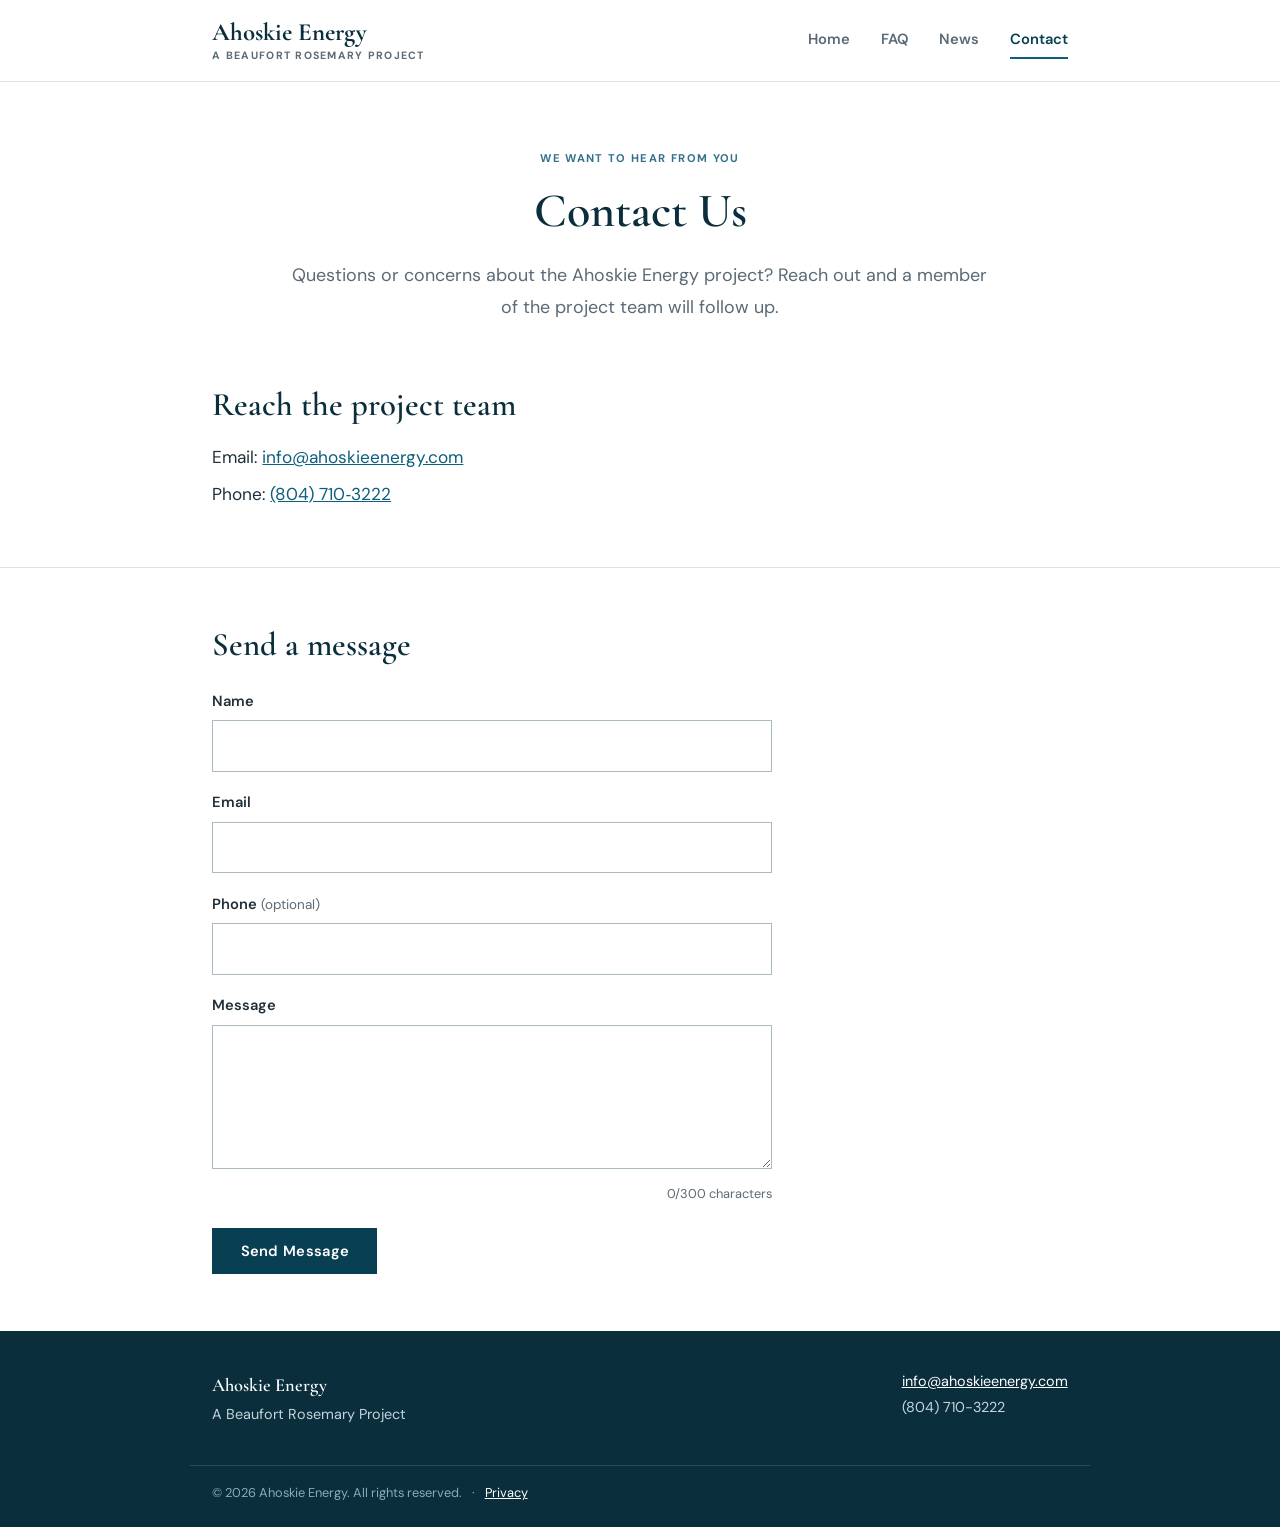
<file: contact.html>
<!DOCTYPE html>
<html lang="en">
<head>
  <meta charset="UTF-8">
  <meta name="viewport" content="width=device-width, initial-scale=1.0">
  <meta name="theme-color" content="#093f53">
  <link rel="canonical" href="https://ahoskieenergy.com/contact.html">
  <title>Contact | Ahoskie Energy</title>
  <meta name="description" content="Contact the Ahoskie Energy project team with questions about the proposed project in Hertford County, North Carolina.">
  <meta property="og:type" content="website">
  <meta property="og:site_name" content="Ahoskie Energy">
  <meta property="og:title" content="Contact | Ahoskie Energy">
  <meta property="og:description" content="Contact the Ahoskie Energy project team with questions about the proposed project in Hertford County, North Carolina.">
  <meta property="og:url" content="https://ahoskieenergy.com/contact.html">
  <meta property="og:image" content="https://ahoskieenergy.com/og-image.jpg">
  <meta property="og:image:width" content="1200">
  <meta property="og:image:height" content="630">
  <meta name="twitter:card" content="summary_large_image">
  <meta name="twitter:image" content="https://ahoskieenergy.com/og-image.jpg">
  <link rel="preconnect" href="https://fonts.googleapis.com">
  <link rel="preconnect" href="https://fonts.gstatic.com" crossorigin>
  <link href="https://fonts.googleapis.com/css2?family=Cormorant+Garamond:wght@500;600;700&family=DM+Sans:wght@400;500;600;700&display=swap" rel="stylesheet">
  <link rel="icon" type="image/x-icon" href="favicon.ico">
  <link rel="icon" type="image/png" sizes="32x32" href="favicon-32.png">
  <link rel="icon" type="image/png" sizes="16x16" href="favicon-16.png">
  <link rel="apple-touch-icon" href="apple-touch-icon.png">
  <link rel="stylesheet" href="styles.css">
</head>
<body>
<a class="skip-link" href="#content">Skip to main content</a>

<header class="site-header">
  <div class="wrap">
    <a class="brand" href="index.html">Ahoskie Energy
      <small>A Beaufort Rosemary Project</small>
    </a>
    <nav class="site-nav" aria-label="Main navigation">
      <a href="index.html">Home</a>
      <a href="faq.html">FAQ</a>
      <a href="news.html">News</a>
      <a href="contact.html" aria-current="page">Contact</a>
    </nav>
  </div>
</header>

<div class="hero" id="content" tabindex="-1">
  <div class="wrap">
    <div class="kicker">We Want to Hear From You</div>
    <h1>Contact Us</h1>
    <p>Questions or concerns about the Ahoskie Energy project? Reach out and a member of the project team will follow up.</p>
  </div>
</div>

<main>
  <section class="tight-top">
    <div class="wrap">
      <h2>Reach the project team</h2>
      <div class="contact-lines">
        <p>Email: <a href="mailto:info@ahoskieenergy.com">info@ahoskieenergy.com</a></p>
        <p>Phone: <a href="tel:+18047103222">(804)&nbsp;710&#8209;3222</a></p>
      </div>
    </div>
  </section>

  <section>
    <div class="wrap">
      <h2>Send a message</h2>
      <form name="contact" method="POST" action="/thanks.html" data-netlify="true" netlify-honeypot="bot-field">
        <p class="hidden">
          <label>Do not fill this out if you are human: <input type="text" name="bot-field"></label>
        </p>
        <div class="field">
          <label for="name">Name</label>
          <input type="text" id="name" name="name" required autocomplete="name">
        </div>
        <div class="field">
          <label for="email">Email</label>
          <input type="email" id="email" name="email" required autocomplete="email">
        </div>
        <div class="field">
          <label for="phone">Phone <span class="optional">(optional)</span></label>
          <input type="tel" id="phone" name="phone" autocomplete="tel">
        </div>
        <div class="field">
          <label for="message">Message</label>
          <textarea id="message" name="message" maxlength="300" required></textarea>
          <div class="char-count" aria-live="polite"><span id="char-used">0</span>/300 characters</div>
        </div>
        <button class="button" type="submit" id="send">Send Message</button>
      </form>
    </div>
  </section>
</main>

<footer class="site-footer">
  <div class="wrap">
    <div>
      <strong>Ahoskie Energy</strong><br>
      A Beaufort Rosemary Project
    </div>
    <div>
      <a href="mailto:info@ahoskieenergy.com">info@ahoskieenergy.com</a><br>
      (804) 710-3222
    </div>
  </div>
  <div class="wrap footer-legal"><span>&copy; 2026 Ahoskie Energy. All rights reserved.</span><a href="privacy.html">Privacy</a></div>
</footer>

<script>
  var msg = document.getElementById('message');
  var used = document.getElementById('char-used');
  msg.addEventListener('input', function () { used.textContent = msg.value.length; });
  document.querySelector('form[name="contact"]').addEventListener('submit', function () {
    var btn = document.getElementById('send');
    btn.disabled = true;
    btn.textContent = 'Sending\u2026';
  });
</script>

</body>
</html>
</file>
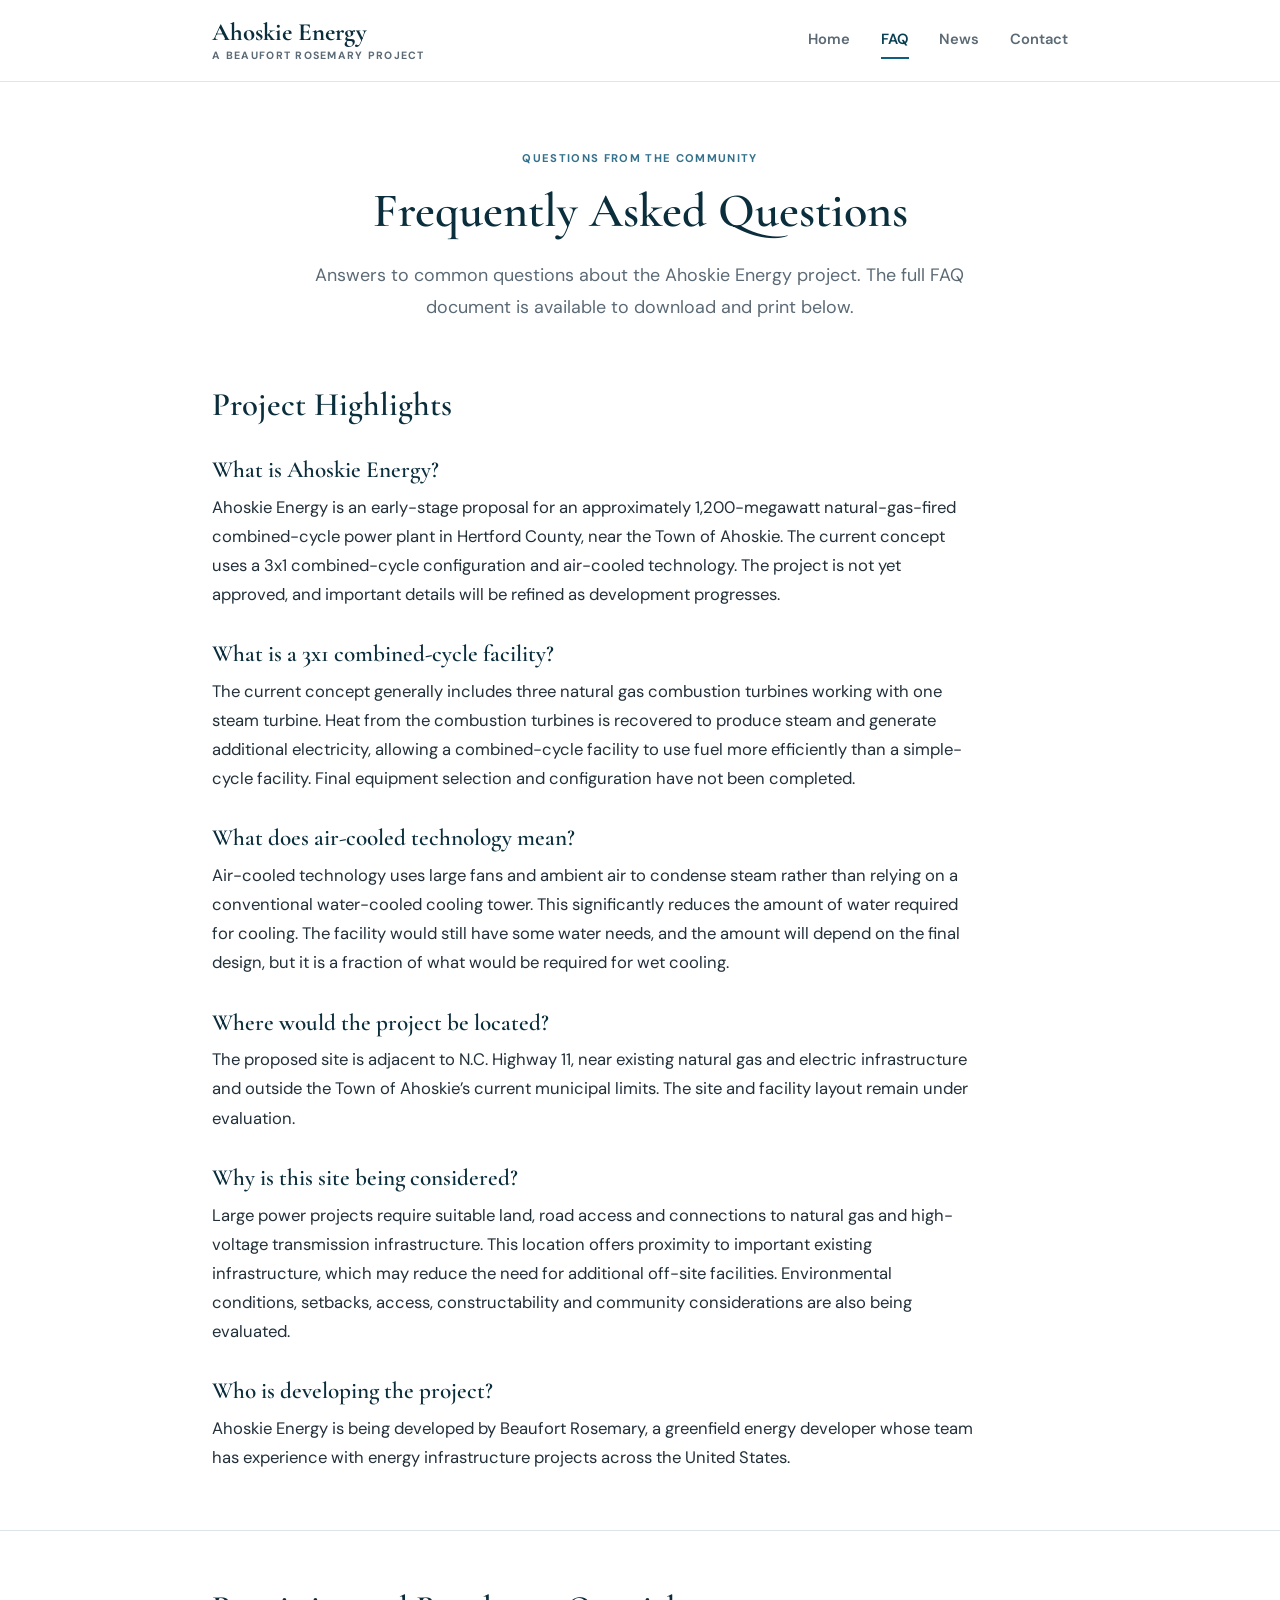
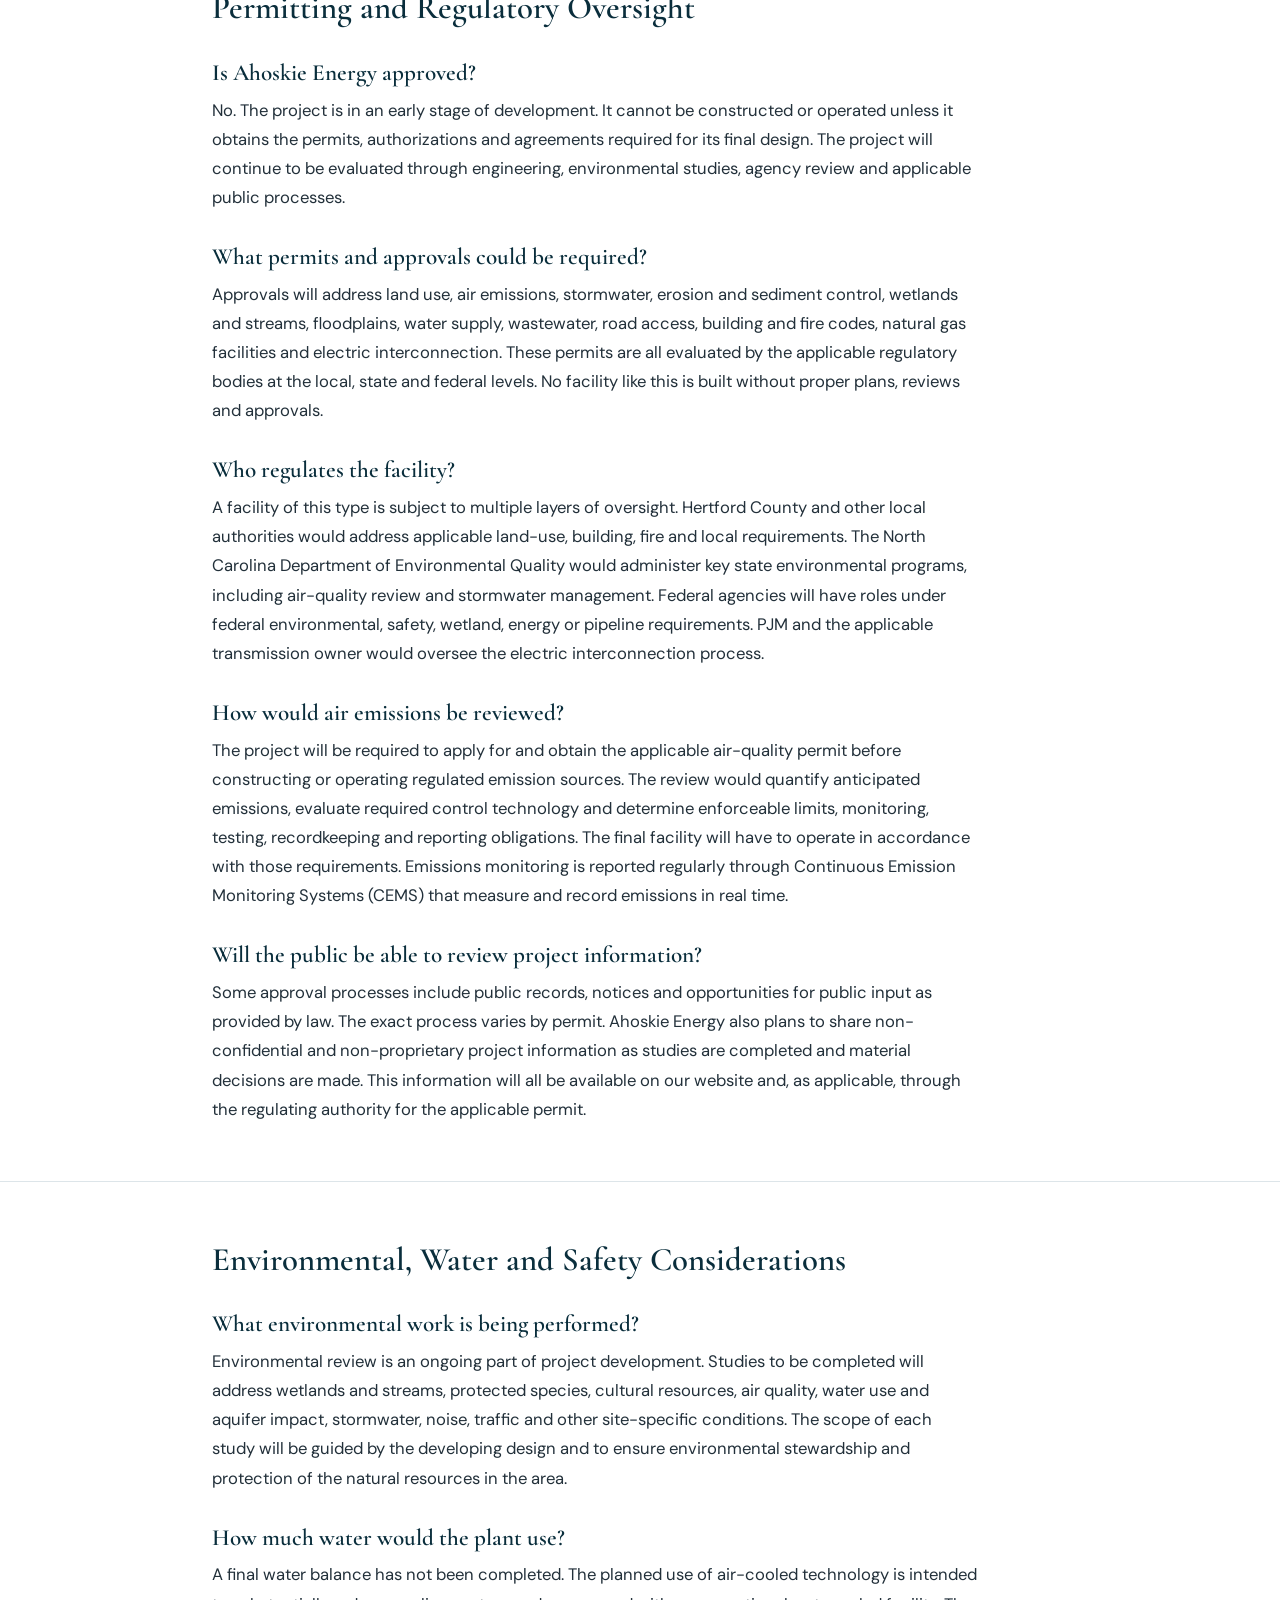
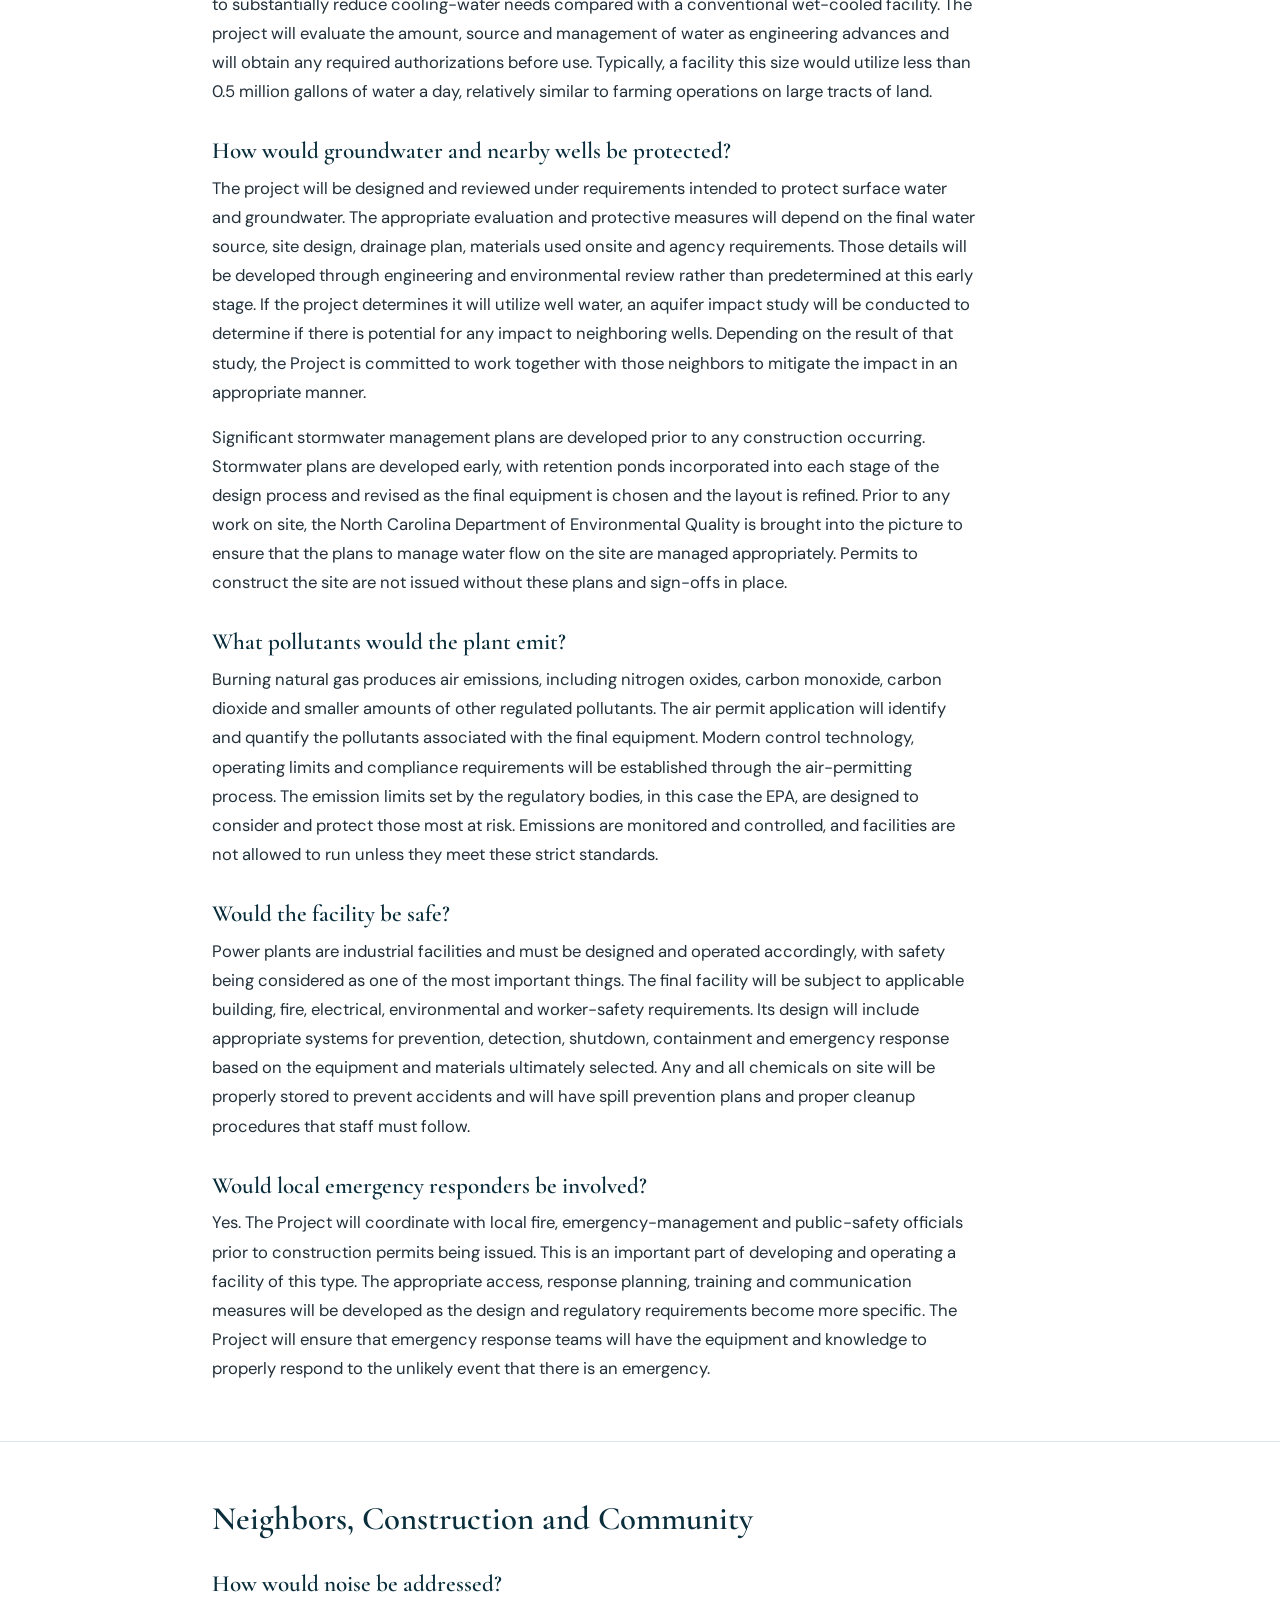
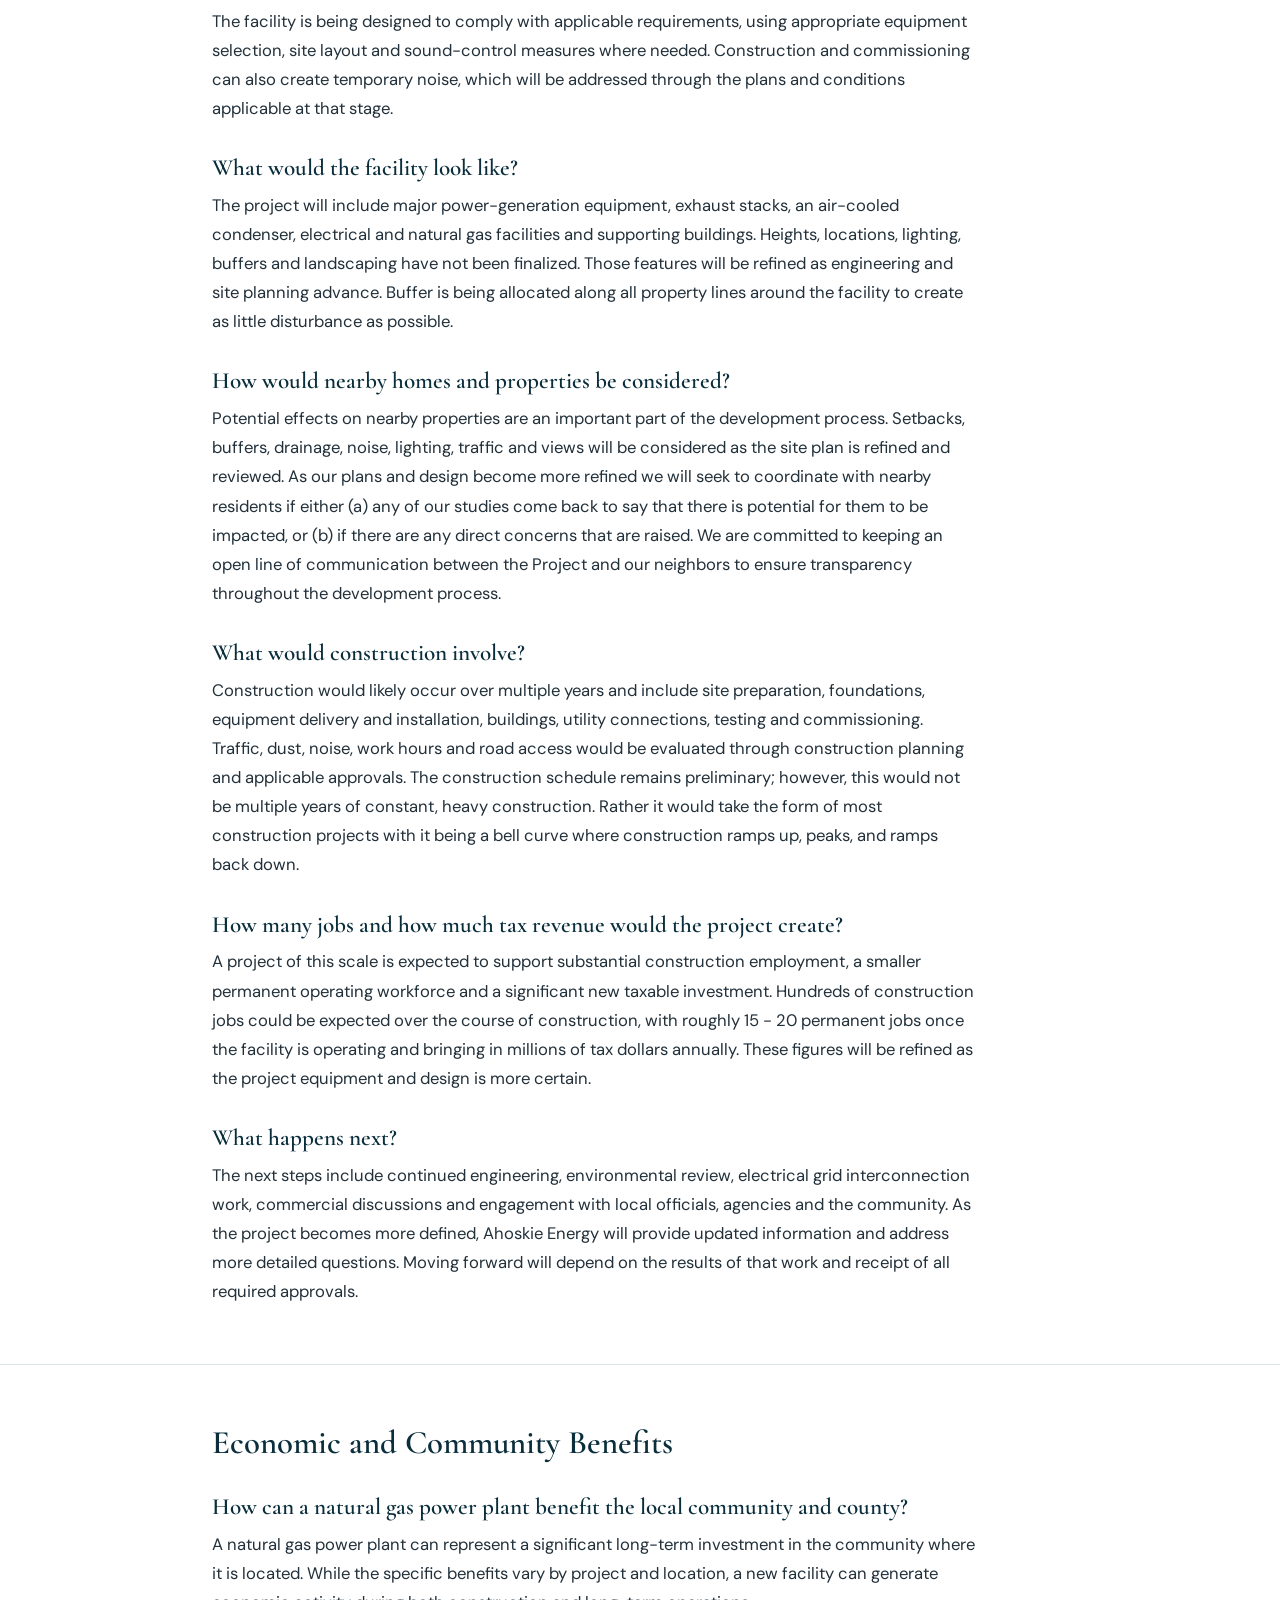
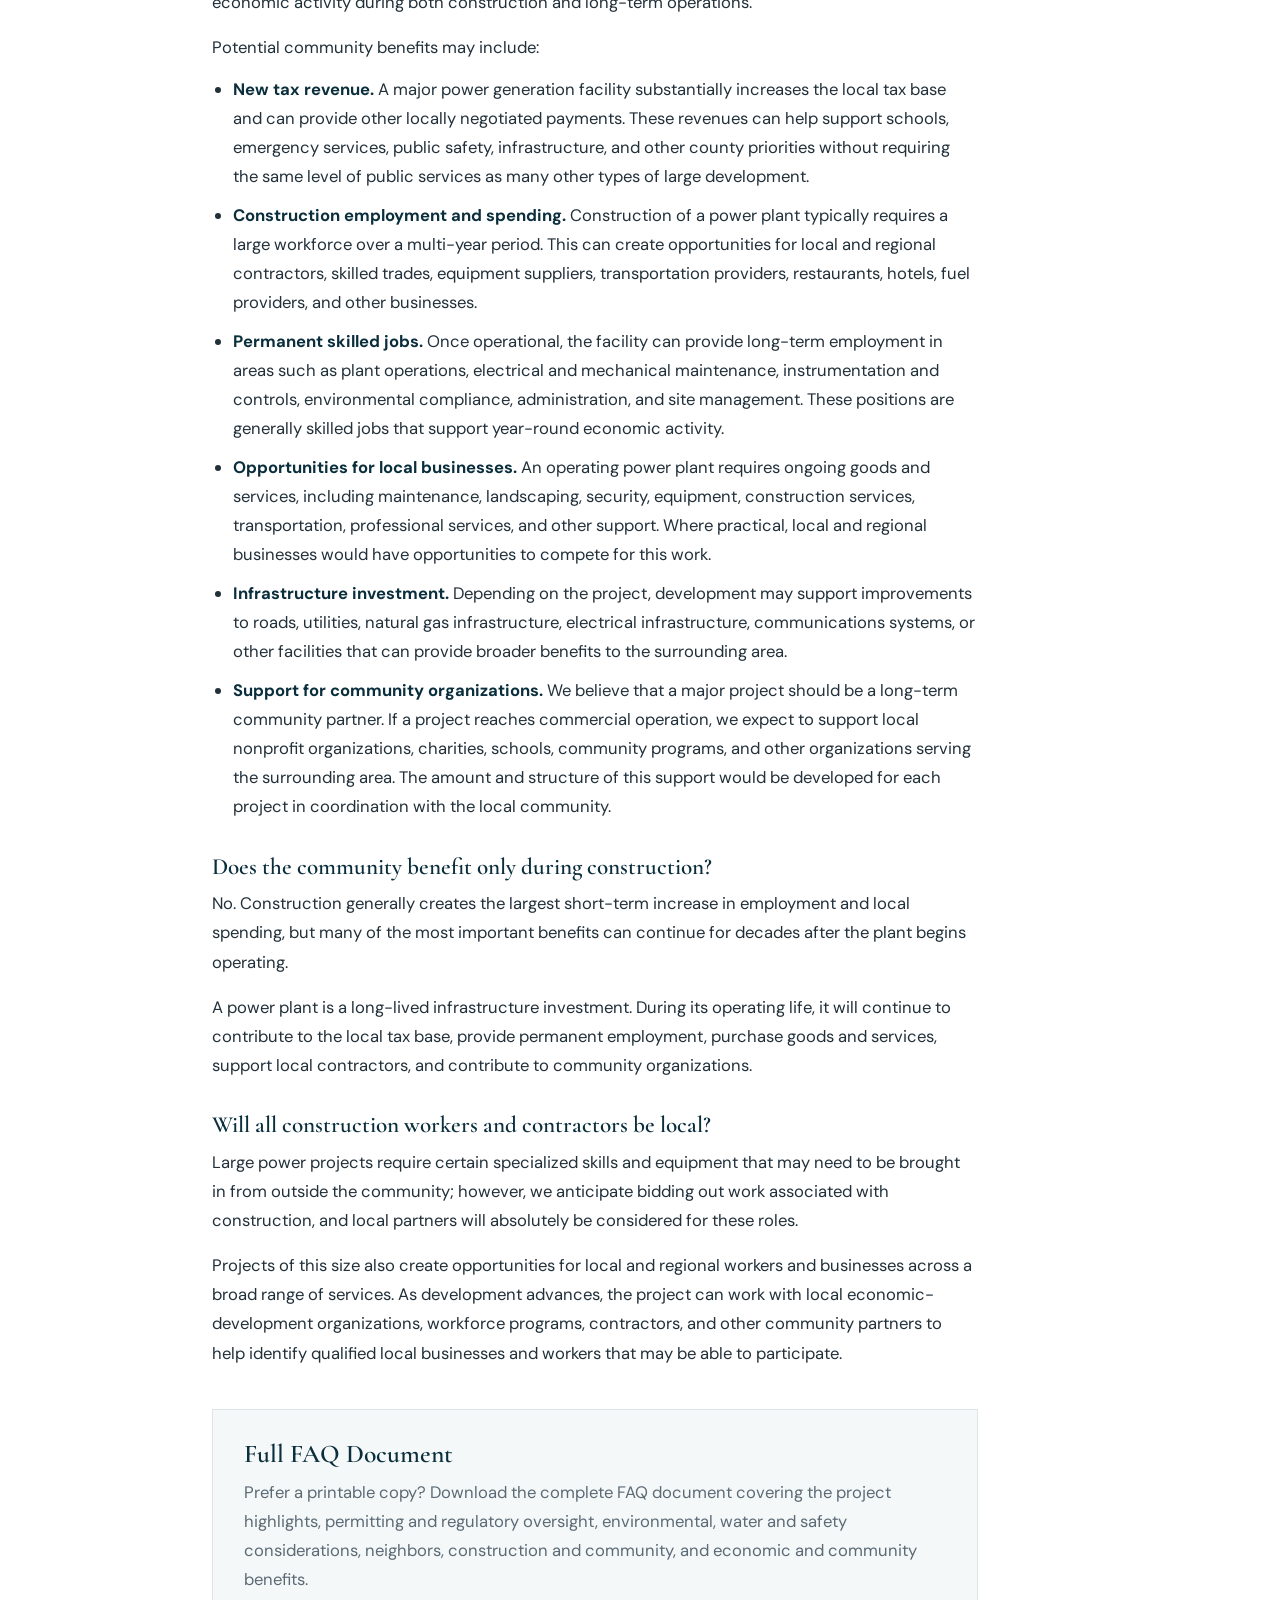
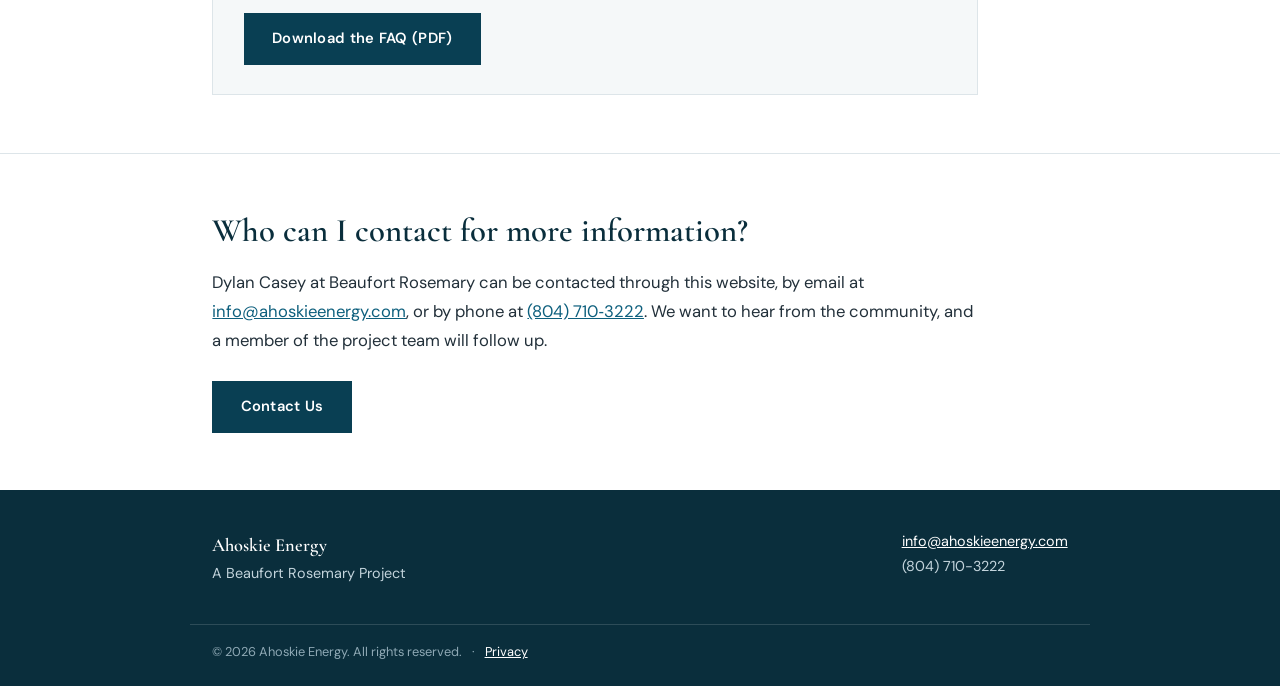
<file: faq.html>
<!DOCTYPE html>
<html lang="en">
<head>
  <meta charset="UTF-8">
  <meta name="viewport" content="width=device-width, initial-scale=1.0">
  <meta name="theme-color" content="#093f53">
  <link rel="canonical" href="https://ahoskieenergy.com/faq.html">
  <title>Frequently Asked Questions | Ahoskie Energy</title>
  <meta name="description" content="Answers to frequently asked questions about the proposed Ahoskie Energy project, a 1,200-megawatt natural gas facility near Ahoskie in Hertford County, North Carolina.">
  <meta property="og:type" content="website">
  <meta property="og:site_name" content="Ahoskie Energy">
  <meta property="og:title" content="Frequently Asked Questions | Ahoskie Energy">
  <meta property="og:description" content="Answers to frequently asked questions about the proposed Ahoskie Energy project, a 1,200-megawatt natural gas facility near Ahoskie in Hertford County, North Carolina.">
  <meta property="og:url" content="https://ahoskieenergy.com/faq.html">
  <meta property="og:image" content="https://ahoskieenergy.com/og-image.jpg">
  <meta property="og:image:width" content="1200">
  <meta property="og:image:height" content="630">
  <meta name="twitter:card" content="summary_large_image">
  <meta name="twitter:image" content="https://ahoskieenergy.com/og-image.jpg">
  <link rel="preconnect" href="https://fonts.googleapis.com">
  <link rel="preconnect" href="https://fonts.gstatic.com" crossorigin>
  <link href="https://fonts.googleapis.com/css2?family=Cormorant+Garamond:wght@500;600;700&family=DM+Sans:wght@400;500;600;700&display=swap" rel="stylesheet">
  <link rel="icon" type="image/x-icon" href="favicon.ico">
  <link rel="icon" type="image/png" sizes="32x32" href="favicon-32.png">
  <link rel="icon" type="image/png" sizes="16x16" href="favicon-16.png">
  <link rel="apple-touch-icon" href="apple-touch-icon.png">
  <link rel="stylesheet" href="styles.css">
</head>
<body>
<a class="skip-link" href="#content">Skip to main content</a>

<header class="site-header">
  <div class="wrap">
    <a class="brand" href="index.html">Ahoskie Energy
      <small>A Beaufort Rosemary Project</small>
    </a>
    <nav class="site-nav" aria-label="Main navigation">
      <a href="index.html">Home</a>
      <a href="faq.html" aria-current="page">FAQ</a>
      <a href="news.html">News</a>
      <a href="contact.html">Contact</a>
    </nav>
  </div>
</header>

<div class="hero" id="content" tabindex="-1">
  <div class="wrap">
    <div class="kicker">Questions from the Community</div>
    <h1>Frequently Asked Questions</h1>
    <p>Answers to common questions about the Ahoskie Energy project. The full FAQ document is available to download and print below.</p>
  </div>
</div>

<main>
  <section class="tight-top">
    <div class="wrap">
      <h2>Project Highlights</h2>

      <div class="faq-item">
        <h3>What is Ahoskie Energy?</h3>
        <p>Ahoskie Energy is an early-stage proposal for an approximately 1,200-megawatt natural-gas-fired combined-cycle power plant in Hertford County, near the Town of Ahoskie. The current concept uses a 3x1 combined-cycle configuration and air-cooled technology. The project is not yet approved, and important details will be refined as development progresses.</p>
      </div>

      <div class="faq-item">
        <h3>What is a 3x1 combined-cycle facility?</h3>
        <p>The current concept generally includes three natural gas combustion turbines working with one steam turbine. Heat from the combustion turbines is recovered to produce steam and generate additional electricity, allowing a combined-cycle facility to use fuel more efficiently than a simple-cycle facility. Final equipment selection and configuration have not been completed.</p>
      </div>

      <div class="faq-item">
        <h3>What does air-cooled technology mean?</h3>
        <p>Air-cooled technology uses large fans and ambient air to condense steam rather than relying on a conventional water-cooled cooling tower. This significantly reduces the amount of water required for cooling. The facility would still have some water needs, and the amount will depend on the final design, but it is a fraction of what would be required for wet cooling.</p>
      </div>

      <div class="faq-item">
        <h3>Where would the project be located?</h3>
        <p>The proposed site is adjacent to N.C. Highway 11, near existing natural gas and electric infrastructure and outside the Town of Ahoskie&rsquo;s current municipal limits. The site and facility layout remain under evaluation.</p>
      </div>

      <div class="faq-item">
        <h3>Why is this site being considered?</h3>
        <p>Large power projects require suitable land, road access and connections to natural gas and high-voltage transmission infrastructure. This location offers proximity to important existing infrastructure, which may reduce the need for additional off-site facilities. Environmental conditions, setbacks, access, constructability and community considerations are also being evaluated.</p>
      </div>

      <div class="faq-item">
        <h3>Who is developing the project?</h3>
        <p>Ahoskie Energy is being developed by Beaufort Rosemary, a greenfield energy developer whose team has experience with energy infrastructure projects across the United States.</p>
      </div>

    </div>
  </section>

  <section>
    <div class="wrap">
      <h2>Permitting and Regulatory Oversight</h2>

      <div class="faq-item">
        <h3>Is Ahoskie Energy approved?</h3>
        <p>No. The project is in an early stage of development. It cannot be constructed or operated unless it obtains the permits, authorizations and agreements required for its final design. The project will continue to be evaluated through engineering, environmental studies, agency review and applicable public processes.</p>
      </div>

      <div class="faq-item">
        <h3>What permits and approvals could be required?</h3>
        <p>Approvals will address land use, air emissions, stormwater, erosion and sediment control, wetlands and streams, floodplains, water supply, wastewater, road access, building and fire codes, natural gas facilities and electric interconnection. These permits are all evaluated by the applicable regulatory bodies at the local, state and federal levels. No facility like this is built without proper plans, reviews and approvals.</p>
      </div>

      <div class="faq-item">
        <h3>Who regulates the facility?</h3>
        <p>A facility of this type is subject to multiple layers of oversight. Hertford County and other local authorities would address applicable land-use, building, fire and local requirements. The North Carolina Department of Environmental Quality would administer key state environmental programs, including air-quality review and stormwater management. Federal agencies will have roles under federal environmental, safety, wetland, energy or pipeline requirements. PJM and the applicable transmission owner would oversee the electric interconnection process.</p>
      </div>

      <div class="faq-item">
        <h3>How would air emissions be reviewed?</h3>
        <p>The project will be required to apply for and obtain the applicable air-quality permit before constructing or operating regulated emission sources. The review would quantify anticipated emissions, evaluate required control technology and determine enforceable limits, monitoring, testing, recordkeeping and reporting obligations. The final facility will have to operate in accordance with those requirements. Emissions monitoring is reported regularly through Continuous Emission Monitoring Systems (CEMS) that measure and record emissions in real time.</p>
      </div>

      <div class="faq-item">
        <h3>Will the public be able to review project information?</h3>
        <p>Some approval processes include public records, notices and opportunities for public input as provided by law. The exact process varies by permit. Ahoskie Energy also plans to share non-confidential and non-proprietary project information as studies are completed and material decisions are made. This information will all be available on our website and, as applicable, through the regulating authority for the applicable permit.</p>
      </div>

    </div>
  </section>

  <section>
    <div class="wrap">
      <h2>Environmental, Water and Safety Considerations</h2>

      <div class="faq-item">
        <h3>What environmental work is being performed?</h3>
        <p>Environmental review is an ongoing part of project development. Studies to be completed will address wetlands and streams, protected species, cultural resources, air quality, water use and aquifer impact, stormwater, noise, traffic and other site-specific conditions. The scope of each study will be guided by the developing design and to ensure environmental stewardship and protection of the natural resources in the area.</p>
      </div>

      <div class="faq-item">
        <h3>How much water would the plant use?</h3>
        <p>A final water balance has not been completed. The planned use of air-cooled technology is intended to substantially reduce cooling-water needs compared with a conventional wet-cooled facility. The project will evaluate the amount, source and management of water as engineering advances and will obtain any required authorizations before use. Typically, a facility this size would utilize less than 0.5 million gallons of water a day, relatively similar to farming operations on large tracts of land.</p>
      </div>

      <div class="faq-item">
        <h3>How would groundwater and nearby wells be protected?</h3>
        <p>The project will be designed and reviewed under requirements intended to protect surface water and groundwater. The appropriate evaluation and protective measures will depend on the final water source, site design, drainage plan, materials used onsite and agency requirements. Those details will be developed through engineering and environmental review rather than predetermined at this early stage. If the project determines it will utilize well water, an aquifer impact study will be conducted to determine if there is potential for any impact to neighboring wells. Depending on the result of that study, the Project is committed to work together with those neighbors to mitigate the impact in an appropriate manner.</p>
        <p>Significant stormwater management plans are developed prior to any construction occurring. Stormwater plans are developed early, with retention ponds incorporated into each stage of the design process and revised as the final equipment is chosen and the layout is refined. Prior to any work on site, the North Carolina Department of Environmental Quality is brought into the picture to ensure that the plans to manage water flow on the site are managed appropriately. Permits to construct the site are not issued without these plans and sign-offs in place.</p>
      </div>

      <div class="faq-item">
        <h3>What pollutants would the plant emit?</h3>
        <p>Burning natural gas produces air emissions, including nitrogen oxides, carbon monoxide, carbon dioxide and smaller amounts of other regulated pollutants. The air permit application will identify and quantify the pollutants associated with the final equipment. Modern control technology, operating limits and compliance requirements will be established through the air-permitting process. The emission limits set by the regulatory bodies, in this case the EPA, are designed to consider and protect those most at risk. Emissions are monitored and controlled, and facilities are not allowed to run unless they meet these strict standards.</p>
      </div>

      <div class="faq-item">
        <h3>Would the facility be safe?</h3>
        <p>Power plants are industrial facilities and must be designed and operated accordingly, with safety being considered as one of the most important things. The final facility will be subject to applicable building, fire, electrical, environmental and worker-safety requirements. Its design will include appropriate systems for prevention, detection, shutdown, containment and emergency response based on the equipment and materials ultimately selected. Any and all chemicals on site will be properly stored to prevent accidents and will have spill prevention plans and proper cleanup procedures that staff must follow.</p>
      </div>

      <div class="faq-item">
        <h3>Would local emergency responders be involved?</h3>
        <p>Yes. The Project will coordinate with local fire, emergency-management and public-safety officials prior to construction permits being issued. This is an important part of developing and operating a facility of this type. The appropriate access, response planning, training and communication measures will be developed as the design and regulatory requirements become more specific. The Project will ensure that emergency response teams will have the equipment and knowledge to properly respond to the unlikely event that there is an emergency.</p>
      </div>

    </div>
  </section>

  <section>
    <div class="wrap">
      <h2>Neighbors, Construction and Community</h2>

      <div class="faq-item">
        <h3>How would noise be addressed?</h3>
        <p>The facility is being designed to comply with applicable requirements, using appropriate equipment selection, site layout and sound-control measures where needed. Construction and commissioning can also create temporary noise, which will be addressed through the plans and conditions applicable at that stage.</p>
      </div>

      <div class="faq-item">
        <h3>What would the facility look like?</h3>
        <p>The project will include major power-generation equipment, exhaust stacks, an air-cooled condenser, electrical and natural gas facilities and supporting buildings. Heights, locations, lighting, buffers and landscaping have not been finalized. Those features will be refined as engineering and site planning advance. Buffer is being allocated along all property lines around the facility to create as little disturbance as possible.</p>
      </div>

      <div class="faq-item">
        <h3>How would nearby homes and properties be considered?</h3>
        <p>Potential effects on nearby properties are an important part of the development process. Setbacks, buffers, drainage, noise, lighting, traffic and views will be considered as the site plan is refined and reviewed. As our plans and design become more refined we will seek to coordinate with nearby residents if either (a) any of our studies come back to say that there is potential for them to be impacted, or (b) if there are any direct concerns that are raised. We are committed to keeping an open line of communication between the Project and our neighbors to ensure transparency throughout the development process.</p>
      </div>

      <div class="faq-item">
        <h3>What would construction involve?</h3>
        <p>Construction would likely occur over multiple years and include site preparation, foundations, equipment delivery and installation, buildings, utility connections, testing and commissioning. Traffic, dust, noise, work hours and road access would be evaluated through construction planning and applicable approvals. The construction schedule remains preliminary; however, this would not be multiple years of constant, heavy construction. Rather it would take the form of most construction projects with it being a bell curve where construction ramps up, peaks, and ramps back down.</p>
      </div>

      <div class="faq-item">
        <h3>How many jobs and how much tax revenue would the project create?</h3>
        <p>A project of this scale is expected to support substantial construction employment, a smaller permanent operating workforce and a significant new taxable investment. Hundreds of construction jobs could be expected over the course of construction, with roughly 15 - 20 permanent jobs once the facility is operating and bringing in millions of tax dollars annually. These figures will be refined as the project equipment and design is more certain.</p>
      </div>

      <div class="faq-item">
        <h3>What happens next?</h3>
        <p>The next steps include continued engineering, environmental review, electrical grid interconnection work, commercial discussions and engagement with local officials, agencies and the community. As the project becomes more defined, Ahoskie Energy will provide updated information and address more detailed questions. Moving forward will depend on the results of that work and receipt of all required approvals.</p>
      </div>

    </div>
  </section>

  <section>
    <div class="wrap">
      <h2>Economic and Community Benefits</h2>

      <div class="faq-item">
        <h3>How can a natural gas power plant benefit the local community and county?</h3>
        <p>A natural gas power plant can represent a significant long-term investment in the community where it is located. While the specific benefits vary by project and location, a new facility can generate economic activity during both construction and long-term operations.</p>
        <p>Potential community benefits may include:</p>
        <ul class="faq-list">
          <li><b>New tax revenue.</b> A major power generation facility substantially increases the local tax base and can provide other locally negotiated payments. These revenues can help support schools, emergency services, public safety, infrastructure, and other county priorities without requiring the same level of public services as many other types of large development.</li>
          <li><b>Construction employment and spending.</b> Construction of a power plant typically requires a large workforce over a multi-year period. This can create opportunities for local and regional contractors, skilled trades, equipment suppliers, transportation providers, restaurants, hotels, fuel providers, and other businesses.</li>
          <li><b>Permanent skilled jobs.</b> Once operational, the facility can provide long-term employment in areas such as plant operations, electrical and mechanical maintenance, instrumentation and controls, environmental compliance, administration, and site management. These positions are generally skilled jobs that support year-round economic activity.</li>
          <li><b>Opportunities for local businesses.</b> An operating power plant requires ongoing goods and services, including maintenance, landscaping, security, equipment, construction services, transportation, professional services, and other support. Where practical, local and regional businesses would have opportunities to compete for this work.</li>
          <li><b>Infrastructure investment.</b> Depending on the project, development may support improvements to roads, utilities, natural gas infrastructure, electrical infrastructure, communications systems, or other facilities that can provide broader benefits to the surrounding area.</li>
          <li><b>Support for community organizations.</b> We believe that a major project should be a long-term community partner. If a project reaches commercial operation, we expect to support local nonprofit organizations, charities, schools, community programs, and other organizations serving the surrounding area. The amount and structure of this support would be developed for each project in coordination with the local community.</li>
        </ul>
      </div>

      <div class="faq-item">
        <h3>Does the community benefit only during construction?</h3>
        <p>No. Construction generally creates the largest short-term increase in employment and local spending, but many of the most important benefits can continue for decades after the plant begins operating.</p>
        <p>A power plant is a long-lived infrastructure investment. During its operating life, it will continue to contribute to the local tax base, provide permanent employment, purchase goods and services, support local contractors, and contribute to community organizations.</p>
      </div>

      <div class="faq-item">
        <h3>Will all construction workers and contractors be local?</h3>
        <p>Large power projects require certain specialized skills and equipment that may need to be brought in from outside the community; however, we anticipate bidding out work associated with construction, and local partners will absolutely be considered for these roles.</p>
        <p>Projects of this size also create opportunities for local and regional workers and businesses across a broad range of services. As development advances, the project can work with local economic-development organizations, workforce programs, contractors, and other community partners to help identify qualified local businesses and workers that may be able to participate.</p>
      </div>

      <div class="download-box">
        <h2>Full FAQ Document</h2>
        <p>Prefer a printable copy? Download the complete FAQ document covering the project highlights, permitting and regulatory oversight, environmental, water and safety considerations, neighbors, construction and community, and economic and community benefits.</p>
        <a class="button" href="downloads/ahoskie-energy-faq.pdf" target="_blank" rel="noopener">Download the FAQ (PDF)</a>
      </div>
    </div>
  </section>

  <section>
    <div class="wrap">
      <h2>Who can I contact for more information?</h2>
      <div class="prose">
        <p>Dylan Casey at Beaufort Rosemary can be contacted through this website, by email at <a href="mailto:info@ahoskieenergy.com">info@ahoskieenergy.com</a>, or by phone at <a href="tel:+18047103222">(804)&nbsp;710&#8209;3222</a>. We want to hear from the community, and a member of the project team will follow up.</p>
      </div>
      <p class="cta"><a class="button" href="contact.html">Contact Us</a></p>
    </div>
  </section>
</main>

<footer class="site-footer">
  <div class="wrap">
    <div>
      <strong>Ahoskie Energy</strong><br>
      A Beaufort Rosemary Project
    </div>
    <div>
      <a href="mailto:info@ahoskieenergy.com">info@ahoskieenergy.com</a><br>
      (804) 710-3222
    </div>
  </div>
  <div class="wrap footer-legal"><span>&copy; 2026 Ahoskie Energy. All rights reserved.</span><a href="privacy.html">Privacy</a></div>
</footer>

</body>
</html>
</file>
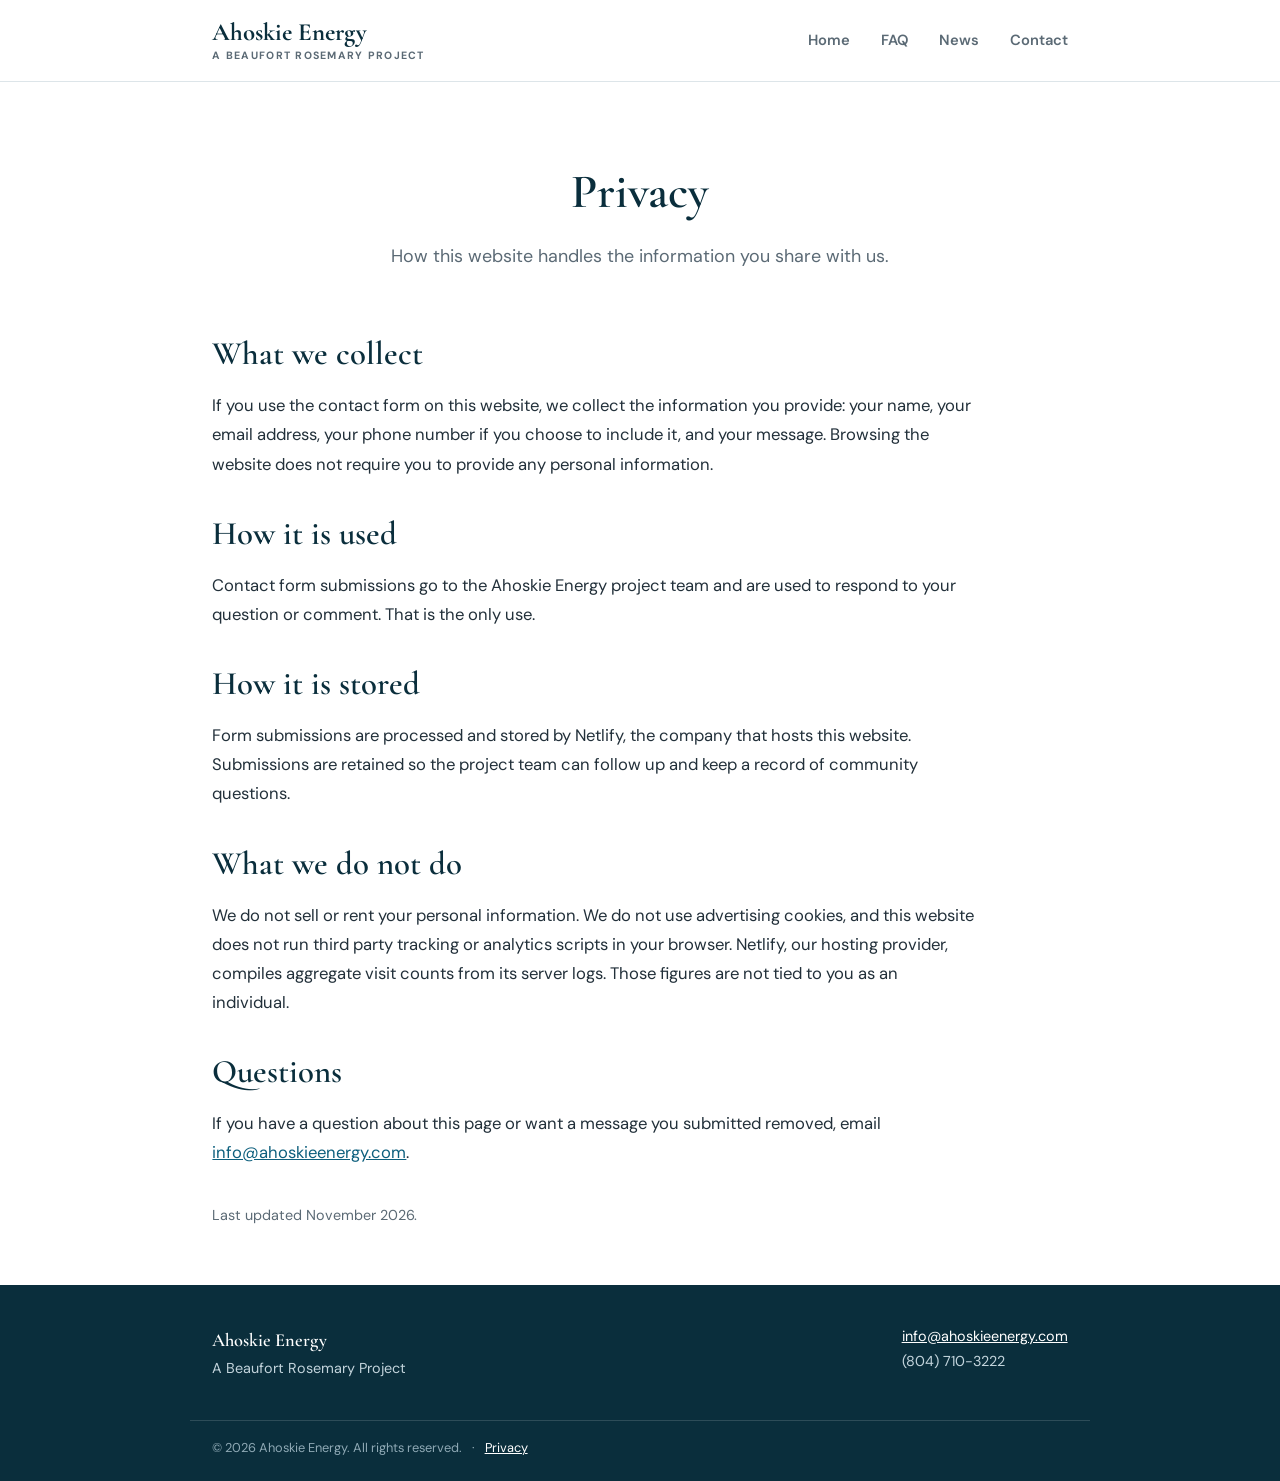
<file: privacy.html>
<!DOCTYPE html>
<html lang="en">
<head>
  <meta charset="UTF-8">
  <meta name="viewport" content="width=device-width, initial-scale=1.0">
  <meta name="theme-color" content="#093f53">
  <link rel="canonical" href="https://ahoskieenergy.com/privacy.html">
  <title>Privacy | Ahoskie Energy</title>
  <meta name="description" content="How the Ahoskie Energy website handles information submitted through the contact form.">
  <meta property="og:type" content="website">
  <meta property="og:site_name" content="Ahoskie Energy">
  <meta property="og:title" content="Privacy | Ahoskie Energy">
  <meta property="og:description" content="How the Ahoskie Energy website handles information submitted through the contact form.">
  <meta property="og:url" content="https://ahoskieenergy.com/privacy.html">
  <meta property="og:image" content="https://ahoskieenergy.com/og-image.jpg">
  <meta property="og:image:width" content="1200">
  <meta property="og:image:height" content="630">
  <meta name="twitter:card" content="summary_large_image">
  <meta name="twitter:image" content="https://ahoskieenergy.com/og-image.jpg">
  <link rel="preconnect" href="https://fonts.googleapis.com">
  <link rel="preconnect" href="https://fonts.gstatic.com" crossorigin>
  <link href="https://fonts.googleapis.com/css2?family=Cormorant+Garamond:wght@500;600;700&family=DM+Sans:wght@400;500;600;700&display=swap" rel="stylesheet">
  <link rel="icon" type="image/x-icon" href="favicon.ico">
  <link rel="icon" type="image/png" sizes="32x32" href="favicon-32.png">
  <link rel="icon" type="image/png" sizes="16x16" href="favicon-16.png">
  <link rel="apple-touch-icon" href="apple-touch-icon.png">
  <link rel="stylesheet" href="styles.css">
</head>
<body>
<a class="skip-link" href="#content">Skip to main content</a>

<header class="site-header">
  <div class="wrap">
    <a class="brand" href="index.html">Ahoskie Energy
      <small>A Beaufort Rosemary Project</small>
    </a>
    <nav class="site-nav" aria-label="Main navigation">
      <a href="index.html">Home</a>
      <a href="faq.html">FAQ</a>
      <a href="news.html">News</a>
      <a href="contact.html">Contact</a>
    </nav>
  </div>
</header>

<div class="hero" id="content" tabindex="-1">
  <div class="wrap">
    <h1>Privacy</h1>
    <p>How this website handles the information you share with us.</p>
  </div>
</div>

<main>
  <section class="tight-top">
    <div class="wrap">
      <div class="prose">
        <h2>What we collect</h2>
        <p>If you use the contact form on this website, we collect the information you provide: your name, your email address, your phone number if you choose to include it, and your message. Browsing the website does not require you to provide any personal information.</p>

        <h2>How it is used</h2>
        <p>Contact form submissions go to the Ahoskie Energy project team and are used to respond to your question or comment. That is the only use.</p>

        <h2>How it is stored</h2>
        <p>Form submissions are processed and stored by Netlify, the company that hosts this website. Submissions are retained so the project team can follow up and keep a record of community questions.</p>

        <h2>What we do not do</h2>
        <p>We do not sell or rent your personal information. We do not use advertising cookies, and this website does not run third party tracking or analytics scripts in your browser. Netlify, our hosting provider, compiles aggregate visit counts from its server logs. Those figures are not tied to you as an individual.</p>

        <h2>Questions</h2>
        <p>If you have a question about this page or want a message you submitted removed, email <a href="mailto:info@ahoskieenergy.com">info@ahoskieenergy.com</a>.</p>

        <p class="updated">Last updated November 2026.</p>
      </div>
    </div>
  </section>
</main>

<footer class="site-footer">
  <div class="wrap">
    <div>
      <strong>Ahoskie Energy</strong><br>
      A Beaufort Rosemary Project
    </div>
    <div>
      <a href="mailto:info@ahoskieenergy.com">info@ahoskieenergy.com</a><br>
      (804) 710-3222
    </div>
  </div>
  <div class="wrap footer-legal"><span>&copy; 2026 Ahoskie Energy. All rights reserved.</span><a href="privacy.html">Privacy</a></div>
</footer>

</body>
</html>
</file>
<file: styles.css>
/* Ahoskie Energy - ahoskieenergy.com - Classic / River Teal (shared look with bethuneenergy.com) */

:root {
  --heading: #0a2e3c;
  --primary: #093f53;
  --primary-mid: #0d5f7d;
  --label: #34718c;
  --ink: #22303a;
  --soft: #5b6a75;
  --wash: #f5f8f9;
  --line: #dde5e9;
}

* { margin: 0; padding: 0; box-sizing: border-box; }

.skip-link {
  position: absolute;
  left: -9999px;
  background: #ffffff;
  color: var(--primary);
  font-weight: 700;
  padding: 0.7rem 1.2rem;
  border: 2px solid var(--primary);
  z-index: 200;
}

.skip-link:focus { left: 1rem; top: 1rem; }

html { scroll-behavior: smooth; }

@media (prefers-reduced-motion: reduce) {
  html { scroll-behavior: auto; }
}

body {
  font-family: "DM Sans", "Segoe UI", Arial, sans-serif;
  font-size: 1.04rem;
  line-height: 1.75;
  color: var(--ink);
  background: #ffffff;
  min-height: 100vh;
  display: flex;
  flex-direction: column;
}

h1, h2, h3 {
  font-family: "Cormorant Garamond", Georgia, "Times New Roman", serif;
  color: var(--heading);
  line-height: 1.2;
  font-weight: 600;
}

a { color: var(--primary-mid); }
a:hover { color: var(--primary); }
a:focus-visible,
button:focus-visible,
input:focus-visible,
textarea:focus-visible {
  outline: 3px solid var(--primary-mid);
  outline-offset: 2px;
}

.wrap { max-width: 900px; margin: 0 auto; padding: 0 1.4rem; }

.kicker {
  font-size: 0.7rem;
  font-weight: 700;
  letter-spacing: 0.12em;
  text-transform: uppercase;
  color: var(--label);
}

/* Header */
.site-header { border-bottom: 1px solid var(--line); }

.site-header .wrap {
  display: flex;
  flex-wrap: wrap;
  align-items: center;
  justify-content: space-between;
  gap: 0.6rem 1.5rem;
  padding-top: 1.2rem;
  padding-bottom: 1.2rem;
}

.brand {
  font-family: "Cormorant Garamond", Georgia, serif;
  font-size: 1.55rem;
  font-weight: 700;
  color: var(--heading);
  text-decoration: none;
  line-height: 1.1;
}

.brand small {
  display: block;
  font-family: "DM Sans", Arial, sans-serif;
  font-size: 0.66rem;
  font-weight: 700;
  letter-spacing: 0.12em;
  text-transform: uppercase;
  color: var(--soft);
  margin-top: 0.25rem;
}

.site-nav { display: flex; gap: 1.9rem; }

.site-nav a {
  text-decoration: none;
  font-size: 0.92rem;
  font-weight: 600;
  color: var(--soft);
  padding: 0.25rem 0;
}

.site-nav a:hover { color: var(--primary); }

.site-nav a[aria-current="page"] {
  color: var(--primary);
  border-bottom: 2px solid var(--primary-mid);
}

/* Hero */
.hero { text-align: center; padding: 4.2rem 0 3.4rem; }

.nowrap { white-space: nowrap; }

.hero h1 {
  font-size: 3rem;
  max-width: 18em;
  margin: 0.9rem auto 0;
}

.hero p {
  max-width: 40em;
  margin: 1.2rem auto 0;
  color: var(--soft);
  font-size: 1.12rem;
}

.hero.compact { padding: 3.2rem 0 2.4rem; }
.hero.compact h1 { font-size: 2.6rem; }

.hero .actions {
  margin-top: 2.1rem;
  display: flex;
  justify-content: center;
  gap: 0.9rem;
  flex-wrap: wrap;
}

.button {
  display: inline-block;
  background: var(--primary);
  color: #ffffff;
  text-decoration: none;
  font-weight: 600;
  font-size: 0.92rem;
  letter-spacing: 0.02em;
  padding: 0.75rem 1.7rem;
  border: 1.5px solid var(--primary);
  cursor: pointer;
  font-family: inherit;
}

.button:hover { background: var(--primary-mid); border-color: var(--primary-mid); color: #ffffff; }

.button.secondary { background: transparent; color: var(--primary); }
.button.secondary:hover { background: var(--wash); color: var(--primary); }

/* Photo band */
.photo-band { max-width: 900px; margin: 0 auto; padding: 0 1.4rem; }
.photo-band img {
  width: 100%;
  aspect-ratio: 2 / 1;
  height: auto;
  object-fit: cover;
  display: block;
}

/* Stat strip */
.stats {
  border-top: 1px solid var(--line);
  border-bottom: 1px solid var(--line);
  background: var(--wash);
}

.stats .wrap {
  display: grid;
  grid-template-columns: repeat(auto-fit, minmax(190px, 1fr));
  text-align: center;
}

.stat { padding: 1.9rem 1rem 1.7rem; }

.stat b {
  display: block;
  font-family: "Cormorant Garamond", Georgia, serif;
  font-size: 2.15rem;
  font-weight: 600;
  color: var(--primary);
  line-height: 1.1;
}

.stat span {
  display: block;
  margin-top: 0.35rem;
  font-size: 0.7rem;
  font-weight: 700;
  letter-spacing: 0.12em;
  text-transform: uppercase;
  color: var(--soft);
}

/* Sections */
main section { padding: 3.6rem 0; }
main section + section { border-top: 1px solid var(--line); }
main section.tight-top { padding-top: 0.5rem; }

main h2 { font-size: 2.05rem; margin-bottom: 1.1rem; }
main .section-kicker { margin-bottom: 0.4rem; }
main p + p { margin-top: 1rem; }
main .prose { max-width: 46em; }
main .prose h2 + p + h2,
main .prose p + h2 { margin-top: 2.2rem; }
main .updated { margin-top: 2.2rem; color: var(--soft); font-size: 0.9rem; }
.cta { margin-top: 1.6rem; }

/* Commitment cards */
.commitments {
  display: grid;
  grid-template-columns: repeat(auto-fit, minmax(280px, 1fr));
  gap: 1.2rem;
  margin-top: 1.9rem;
}

.commit {
  border: 1px solid var(--line);
  background: #ffffff;
  padding: 1.4rem 1.5rem;
}

.commit b {
  display: block;
  font-family: "Cormorant Garamond", Georgia, serif;
  font-size: 1.35rem;
  font-weight: 600;
  color: var(--primary);
}

.commit span { color: var(--soft); font-size: 0.95rem; }

.feature-photo {
  width: 100%;
  aspect-ratio: 2 / 1;
  height: auto;
  object-fit: cover;
  display: block;
  margin-top: 2rem;
}

/* FAQ */
.faq-item { margin-top: 2rem; max-width: 46em; }
.faq-item h3 { font-size: 1.45rem; margin-bottom: 0.5rem; }

.faq-list { margin: 0.8rem 0 0 1.3rem; }
.faq-list li + li { margin-top: 0.6rem; }
.faq-list b { color: var(--heading); }

.download-box {
  margin-top: 2.6rem;
  border: 1px solid var(--line);
  background: var(--wash);
  padding: 1.8rem 1.9rem;
  max-width: 46em;
}

.download-box h2 { font-size: 1.6rem; margin-bottom: 0.5rem; }
.download-box p { color: var(--soft); }
.download-box .button { margin-top: 1.2rem; }

/* Contact */
.contact-lines { margin-top: 0.6rem; font-size: 1.08rem; }
.contact-lines p + p { margin-top: 0.4rem; }

form { margin-top: 1.5rem; max-width: 560px; }

.field { margin-top: 1.15rem; }

label {
  display: block;
  font-weight: 600;
  font-size: 0.92rem;
  margin-bottom: 0.35rem;
}

.optional { font-weight: 400; color: var(--soft); font-size: 0.84rem; }

input, textarea {
  width: 100%;
  font: inherit;
  color: var(--ink);
  padding: 0.65rem 0.75rem;
  border: 1px solid #a9bac3;
  background: #ffffff;
}

textarea { min-height: 9rem; resize: vertical; }

form .button { margin-top: 1.4rem; }

.char-count {
  margin-top: 0.3rem;
  font-size: 0.8rem;
  color: var(--soft);
  text-align: right;
  max-width: 100%;
}

.hidden { display: none; }

/* Footer */
.site-footer {
  margin-top: auto;
  background: var(--heading);
  color: #c3d4dc;
  font-size: 0.9rem;
}

.site-footer .wrap {
  padding-top: 2.4rem;
  padding-bottom: 2.4rem;
  display: flex;
  flex-wrap: wrap;
  justify-content: space-between;
  gap: 1rem 2rem;
}

.site-footer strong {
  font-family: "Cormorant Garamond", Georgia, serif;
  font-size: 1.15rem;
  color: #ffffff;
  font-weight: 600;
}

.site-footer a { color: #ffffff; }

.footer-legal a { color: #ffffff; }

.site-footer .footer-legal {
  border-top: 1px solid rgba(255, 255, 255, 0.14);
  padding-top: 1rem;
  padding-bottom: 1.4rem;
  font-size: 0.8rem;
  color: #8fa9b5;
  display: flex;
  flex-wrap: wrap;
  justify-content: flex-start;
  align-items: baseline;
  gap: 0.3rem 0.6rem;
}

.footer-legal a::before {
  content: "\00b7";
  display: inline-block;
  margin-right: 0.6rem;
  color: #8fa9b5;
  text-decoration: none;
}


@media (max-width: 600px) {
  .hero { padding: 3rem 0 2.6rem; }
  .hero h1 { font-size: 2.15rem; }
  .hero.compact h1 { font-size: 2rem; }
  main h2 { font-size: 1.7rem; }
  .site-nav { gap: 1.2rem; }
}

/* Newsroom */

.news-list { margin-top: 1.4rem; }
.news-list.flush { margin-top: 0; }

.news-row {
  border-top: 1px solid var(--line);
  padding: 1.25rem 0;
  display: grid;
  grid-template-columns: 160px 1fr;
  gap: 1.4rem;
}

.news-row:last-child { border-bottom: 1px solid var(--line); }

.news-date {
  font-size: 0.68rem;
  font-weight: 700;
  letter-spacing: 0.1em;
  text-transform: uppercase;
  color: var(--label);
  padding-top: 0.45rem;
  display: flex;
  flex-direction: column;
  gap: 0.5rem;
  align-items: flex-start;
}

.news-tag {
  display: inline-block;
  font-size: 0.62rem;
  letter-spacing: 0.08em;
  color: var(--soft);
  border: 1px solid var(--line);
  padding: 0.2rem 0.5rem;
  background: var(--wash);
}

.news-row h3 {
  font-size: 1.45rem;
  line-height: 1.25;
  margin-bottom: 0.25rem;
}

.news-row h3 a { color: var(--primary); text-decoration: none; }
.news-row h3 a:hover { text-decoration: underline; }

.news-row p { color: var(--soft); font-size: 0.97rem; max-width: 42em; }

.news-links {
  margin-top: 0.5rem;
  font-size: 0.86rem;
  font-weight: 600;
}

.news-empty { color: var(--soft); border-top: 1px solid var(--line); padding-top: 1.2rem; }
.news-loading { border-top: 0; }
.button:disabled { opacity: 0.6; cursor: wait; }

.media-box {
  margin-top: 2.8rem;
  border: 1px solid var(--line);
  background: var(--wash);
  padding: 1.6rem 1.7rem;
}

.media-box h2 { font-size: 1.55rem; margin-bottom: 0.5rem; }
.media-box p { color: var(--soft); }
.media-box p + p { margin-top: 0.6rem; }

@media (max-width: 640px) {
  .news-row { grid-template-columns: 1fr; gap: 0.4rem; }
  .news-date { padding-top: 0; flex-direction: row; align-items: center; gap: 0.7rem; }
}
</file>
